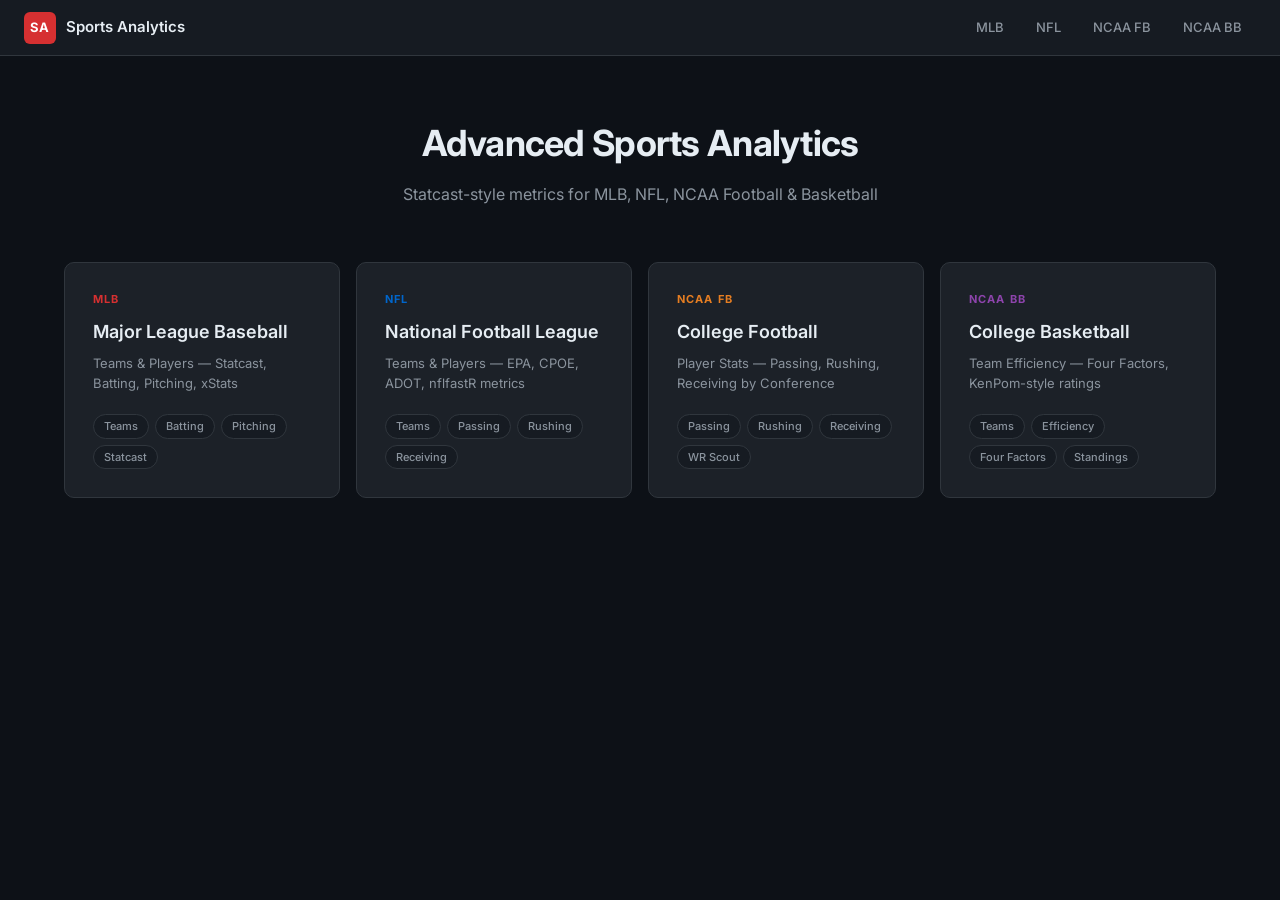
<file: frontend/index.html>
<!DOCTYPE html>
<html lang="en">
<head>
  <meta charset="UTF-8">
  <meta name="viewport" content="width=device-width, initial-scale=1.0">
  <title>Sports Analytics</title>
  <link rel="preconnect" href="https://fonts.googleapis.com">
  <link href="https://fonts.googleapis.com/css2?family=Inter:wght@300;400;500;600;700&display=swap" rel="stylesheet">
  <link rel="stylesheet" href="css/main.css">
</head>
<body>

  <header class="site-header">
    <div class="header-inner">
      <div class="logo">
        <span class="logo-mark">SA</span>
        <span class="logo-text">Sports Analytics</span>
      </div>
      <nav class="sport-nav" id="sport-nav">
        <a href="mlb.html" class="nav-link" data-sport="mlb">MLB</a>
        <a href="nfl.html" class="nav-link" data-sport="nfl">NFL</a>
        <a href="ncaa-fb.html" class="nav-link" data-sport="ncaa-fb">NCAA FB</a>
        <a href="ncaa-bb.html" class="nav-link" data-sport="ncaa-bb">NCAA BB</a>
      </nav>
    </div>
  </header>

  <main class="home-main">
    <div class="hero">
      <h1 class="hero-title">Advanced Sports Analytics</h1>
      <p class="hero-sub">Statcast-style metrics for MLB, NFL, NCAA Football &amp; Basketball</p>
    </div>

    <div class="sport-cards">

      <a href="mlb.html" class="sport-card" data-sport="mlb">
        <div class="card-sport-label">MLB</div>
        <h2 class="card-title">Major League Baseball</h2>
        <p class="card-desc">Teams &amp; Players — Statcast, Batting, Pitching, xStats</p>
        <div class="card-links">
          <span class="pill">Teams</span>
          <span class="pill">Batting</span>
          <span class="pill">Pitching</span>
          <span class="pill">Statcast</span>
        </div>
      </a>

      <a href="nfl.html" class="sport-card" data-sport="nfl">
        <div class="card-sport-label">NFL</div>
        <h2 class="card-title">National Football League</h2>
        <p class="card-desc">Teams &amp; Players — EPA, CPOE, ADOT, nflfastR metrics</p>
        <div class="card-links">
          <span class="pill">Teams</span>
          <span class="pill">Passing</span>
          <span class="pill">Rushing</span>
          <span class="pill">Receiving</span>
        </div>
      </a>

      <a href="ncaa-fb.html" class="sport-card" data-sport="ncaa-fb">
        <div class="card-sport-label">NCAA FB</div>
        <h2 class="card-title">College Football</h2>
        <p class="card-desc">Player Stats — Passing, Rushing, Receiving by Conference</p>
        <div class="card-links">
          <span class="pill">Passing</span>
          <span class="pill">Rushing</span>
          <span class="pill">Receiving</span>
          <span class="pill">WR Scout</span>
        </div>
      </a>

      <a href="ncaa-bb.html" class="sport-card" data-sport="ncaa-bb">
        <div class="card-sport-label">NCAA BB</div>
        <h2 class="card-title">College Basketball</h2>
        <p class="card-desc">Team Efficiency — Four Factors, KenPom-style ratings</p>
        <div class="card-links">
          <span class="pill">Teams</span>
          <span class="pill">Efficiency</span>
          <span class="pill">Four Factors</span>
          <span class="pill">Standings</span>
        </div>
      </a>

    </div>
  </main>

  <script src="js/app.js"></script>
</body>
</html>
</file>
<file: frontend/css/main.css>
/* ============================================================
   Sports Analytics — Design System
   Style: Baseball Savant (dark navy, clean data tables, red/green accents)
   ============================================================ */

:root {
  /* Colors */
  --bg:           #0d1117;
  --bg-surface:   #161b22;
  --bg-card:      #1c2128;
  --border:       #30363d;
  --border-light: #21262d;
  --text-primary: #e6edf3;
  --text-secondary: #8b949e;
  --text-muted:   #484f58;

  /* Sport accent colors */
  --mlb:   #d63031;
  --nfl:   #0066cc;
  --ncaafb:#e67e22;
  --ncaabb:#8e44ad;

  /* Data colors (hot/cold) */
  --hot-5:  #d63031;
  --hot-4:  #e17055;
  --hot-3:  #fdcb6e;
  --neutral: #636e72;
  --cold-3: #74b9ff;
  --cold-4: #0984e3;
  --cold-5: #0066cc;

  /* Good/bad */
  --good:  #00b894;
  --bad:   #d63031;

  /* Layout */
  --header-h: 56px;
  --radius:   6px;
  --radius-lg: 10px;
}

*, *::before, *::after { box-sizing: border-box; margin: 0; padding: 0; }

html { font-size: 16px; }

body {
  background: var(--bg);
  color: var(--text-primary);
  font-family: 'Inter', system-ui, -apple-system, sans-serif;
  line-height: 1.5;
  min-height: 100vh;
}

a { color: inherit; text-decoration: none; }

/* ── Header ─────────────────────────────────────────────── */
.site-header {
  height: var(--header-h);
  background: var(--bg-surface);
  border-bottom: 1px solid var(--border);
  position: sticky;
  top: 0;
  z-index: 100;
}

.header-inner {
  max-width: 1400px;
  margin: 0 auto;
  padding: 0 24px;
  height: 100%;
  display: flex;
  align-items: center;
  gap: 32px;
}

.logo {
  display: flex;
  align-items: center;
  gap: 10px;
  flex-shrink: 0;
}

.logo-mark {
  display: flex;
  align-items: center;
  justify-content: center;
  width: 32px;
  height: 32px;
  background: var(--mlb);
  color: #fff;
  font-weight: 700;
  font-size: 13px;
  border-radius: var(--radius);
  letter-spacing: 0.05em;
}

.logo-text {
  font-weight: 600;
  font-size: 15px;
  color: var(--text-primary);
}

.sport-nav {
  display: flex;
  gap: 4px;
  margin-left: auto;
}

.nav-link {
  padding: 6px 14px;
  border-radius: var(--radius);
  font-size: 13px;
  font-weight: 500;
  color: var(--text-secondary);
  transition: background 0.15s, color 0.15s;
}

.nav-link:hover { background: var(--bg-card); color: var(--text-primary); }
.nav-link.active { background: var(--bg-card); color: var(--text-primary); }

.nav-link[data-sport="mlb"].active  { color: var(--mlb); }
.nav-link[data-sport="nfl"].active  { color: var(--nfl); }
.nav-link[data-sport="ncaa-fb"].active { color: var(--ncaafb); }
.nav-link[data-sport="ncaa-bb"].active { color: var(--ncaabb); }

/* ── Home Page ───────────────────────────────────────────── */
.home-main {
  max-width: 1200px;
  margin: 0 auto;
  padding: 60px 24px;
}

.hero {
  text-align: center;
  margin-bottom: 56px;
}

.hero-title {
  font-size: 36px;
  font-weight: 700;
  letter-spacing: -0.02em;
  margin-bottom: 12px;
}

.hero-sub {
  font-size: 16px;
  color: var(--text-secondary);
}

.sport-cards {
  display: grid;
  grid-template-columns: repeat(auto-fit, minmax(260px, 1fr));
  gap: 16px;
}

.sport-card {
  background: var(--bg-card);
  border: 1px solid var(--border);
  border-radius: var(--radius-lg);
  padding: 28px;
  cursor: pointer;
  transition: border-color 0.15s, transform 0.1s;
  display: block;
}

.sport-card:hover {
  transform: translateY(-2px);
}

.sport-card[data-sport="mlb"]:hover   { border-color: var(--mlb); }
.sport-card[data-sport="nfl"]:hover   { border-color: var(--nfl); }
.sport-card[data-sport="ncaa-fb"]:hover { border-color: var(--ncaafb); }
.sport-card[data-sport="ncaa-bb"]:hover { border-color: var(--ncaabb); }

.card-sport-label {
  font-size: 11px;
  font-weight: 700;
  letter-spacing: 0.1em;
  text-transform: uppercase;
  color: var(--text-muted);
  margin-bottom: 10px;
}

.sport-card[data-sport="mlb"]    .card-sport-label { color: var(--mlb); }
.sport-card[data-sport="nfl"]    .card-sport-label { color: var(--nfl); }
.sport-card[data-sport="ncaa-fb"] .card-sport-label { color: var(--ncaafb); }
.sport-card[data-sport="ncaa-bb"] .card-sport-label { color: var(--ncaabb); }

.card-title {
  font-size: 18px;
  font-weight: 600;
  margin-bottom: 8px;
}

.card-desc {
  font-size: 13px;
  color: var(--text-secondary);
  line-height: 1.6;
  margin-bottom: 20px;
}

.card-links {
  display: flex;
  flex-wrap: wrap;
  gap: 6px;
}

.pill {
  background: var(--bg-surface);
  border: 1px solid var(--border);
  border-radius: 20px;
  padding: 3px 10px;
  font-size: 11px;
  color: var(--text-secondary);
  font-weight: 500;
}

/* ── Sport Page Layout ───────────────────────────────────── */
.sport-main {
  max-width: 1400px;
  margin: 0 auto;
  padding: 24px 24px;
}

.page-header {
  display: flex;
  align-items: center;
  gap: 16px;
  margin-bottom: 24px;
}

.page-title {
  font-size: 22px;
  font-weight: 700;
}

.season-select {
  margin-left: auto;
  background: var(--bg-card);
  border: 1px solid var(--border);
  color: var(--text-primary);
  padding: 6px 12px;
  border-radius: var(--radius);
  font-size: 13px;
  cursor: pointer;
}

/* ── Controls Bar ────────────────────────────────────────── */
.controls-bar {
  display: flex;
  flex-wrap: wrap;
  align-items: center;
  gap: 10px;
  margin-bottom: 16px;
  padding: 12px 16px;
  background: var(--bg-surface);
  border: 1px solid var(--border);
  border-radius: var(--radius);
}

.controls-bar input[type="text"],
.controls-bar select {
  background: var(--bg-card);
  border: 1px solid var(--border);
  color: var(--text-primary);
  padding: 6px 10px;
  border-radius: var(--radius);
  font-size: 13px;
  font-family: inherit;
}

.controls-bar input[type="text"] {
  width: 200px;
}

.controls-bar input[type="text"]::placeholder { color: var(--text-muted); }

.filter-group {
  display: flex;
  align-items: center;
  gap: 6px;
}

.filter-group label {
  font-size: 12px;
  color: var(--text-secondary);
  white-space: nowrap;
}

/* ── Tabs ────────────────────────────────────────────────── */
.tabs {
  display: flex;
  gap: 4px;
  margin-left: auto;
}

.tab {
  background: none;
  border: 1px solid var(--border);
  color: var(--text-secondary);
  padding: 5px 14px;
  border-radius: var(--radius);
  font-size: 12px;
  font-weight: 500;
  cursor: pointer;
  font-family: inherit;
  transition: background 0.15s, color 0.15s;
}

.tab:hover { background: var(--bg-card); color: var(--text-primary); }

.tab.active {
  background: var(--bg-card);
  color: var(--text-primary);
  border-color: var(--border);
}

.tab-content { display: none; }
.tab-content.active { display: block; }

/* ── Data Table ──────────────────────────────────────────── */
.table-wrapper {
  overflow-x: auto;
  border: 1px solid var(--border);
  border-radius: var(--radius);
}

table {
  width: 100%;
  border-collapse: collapse;
  font-size: 13px;
  white-space: nowrap;
}

thead th {
  background: var(--bg-surface);
  color: var(--text-secondary);
  font-weight: 500;
  font-size: 11px;
  text-transform: uppercase;
  letter-spacing: 0.05em;
  padding: 10px 12px;
  text-align: right;
  border-bottom: 1px solid var(--border);
  cursor: pointer;
  user-select: none;
}

thead th:first-child,
thead th:nth-child(2) {
  text-align: left;
}

thead th:hover { color: var(--text-primary); }
thead th.sort-asc::after  { content: " ↑"; }
thead th.sort-desc::after { content: " ↓"; }

tbody tr {
  border-bottom: 1px solid var(--border-light);
  transition: background 0.1s;
}

tbody tr:last-child { border-bottom: none; }
tbody tr:hover { background: var(--bg-surface); }

tbody td {
  padding: 9px 12px;
  text-align: right;
  color: var(--text-primary);
}

tbody td:first-child,
tbody td:nth-child(2) {
  text-align: left;
}

td.rank {
  color: var(--text-muted);
  font-size: 12px;
  width: 36px;
}

td.player-name {
  font-weight: 500;
  color: var(--text-primary);
}

td.team-name {
  color: var(--text-secondary);
  font-size: 12px;
}

/* Heat-map cell coloring */
.cell-hot-5  { color: var(--hot-5);  font-weight: 600; }
.cell-hot-4  { color: var(--hot-4);  }
.cell-hot-3  { color: var(--hot-3);  }
.cell-cold-3 { color: var(--cold-3); }
.cell-cold-4 { color: var(--cold-4); }
.cell-cold-5 { color: var(--cold-5); font-weight: 600; }

/* ── Scatter Chart ───────────────────────────────────────── */
.chart-container {
  background: var(--bg-card);
  border: 1px solid var(--border);
  border-radius: var(--radius);
  padding: 16px;
  margin-top: 12px;
  height: 520px;
}

.scatter-controls {
  display: flex;
  gap: 16px;
  flex-wrap: wrap;
  margin-bottom: 12px;
}

.axis-control {
  display: flex;
  align-items: center;
  gap: 8px;
}

.axis-control label {
  font-size: 12px;
  color: var(--text-secondary);
}

.axis-control select {
  background: var(--bg-card);
  border: 1px solid var(--border);
  color: var(--text-primary);
  padding: 5px 10px;
  border-radius: var(--radius);
  font-size: 13px;
  font-family: inherit;
}

/* ── Loading / Empty ─────────────────────────────────────── */
#loading {
  text-align: center;
  padding: 80px 24px;
  color: var(--text-secondary);
  font-size: 14px;
}

.empty-state {
  text-align: center;
  padding: 60px 24px;
  color: var(--text-muted);
  font-size: 14px;
}

/* ── Player Count Badge ──────────────────────────────────── */
.player-count {
  font-size: 12px;
  color: var(--text-muted);
  margin-left: 4px;
}

/* ── Modal ───────────────────────────────────────────────── */
.modal {
  display: none;
  position: fixed;
  inset: 0;
  background: rgba(0,0,0,0.7);
  z-index: 200;
  align-items: center;
  justify-content: center;
}

.modal.open { display: flex; }

.modal-content {
  background: var(--bg-card);
  border: 1px solid var(--border);
  border-radius: var(--radius-lg);
  padding: 28px;
  max-width: 640px;
  width: 90%;
  max-height: 80vh;
  overflow-y: auto;
  position: relative;
}

.modal-close {
  position: absolute;
  top: 14px;
  right: 14px;
  background: none;
  border: none;
  color: var(--text-secondary);
  font-size: 20px;
  cursor: pointer;
  line-height: 1;
}

.modal-close:hover { color: var(--text-primary); }

/* ── Scrollbar ───────────────────────────────────────────── */
::-webkit-scrollbar { width: 6px; height: 6px; }
::-webkit-scrollbar-track { background: var(--bg); }
::-webkit-scrollbar-thumb { background: var(--border); border-radius: 3px; }
::-webkit-scrollbar-thumb:hover { background: var(--text-muted); }

/* ── Responsive ──────────────────────────────────────────── */
@media (max-width: 768px) {
  .hero-title { font-size: 26px; }
  .sport-cards { grid-template-columns: 1fr; }
  .header-inner { gap: 16px; }
  .sport-nav { gap: 2px; }
  .nav-link { padding: 6px 10px; font-size: 12px; }
}
</file>
